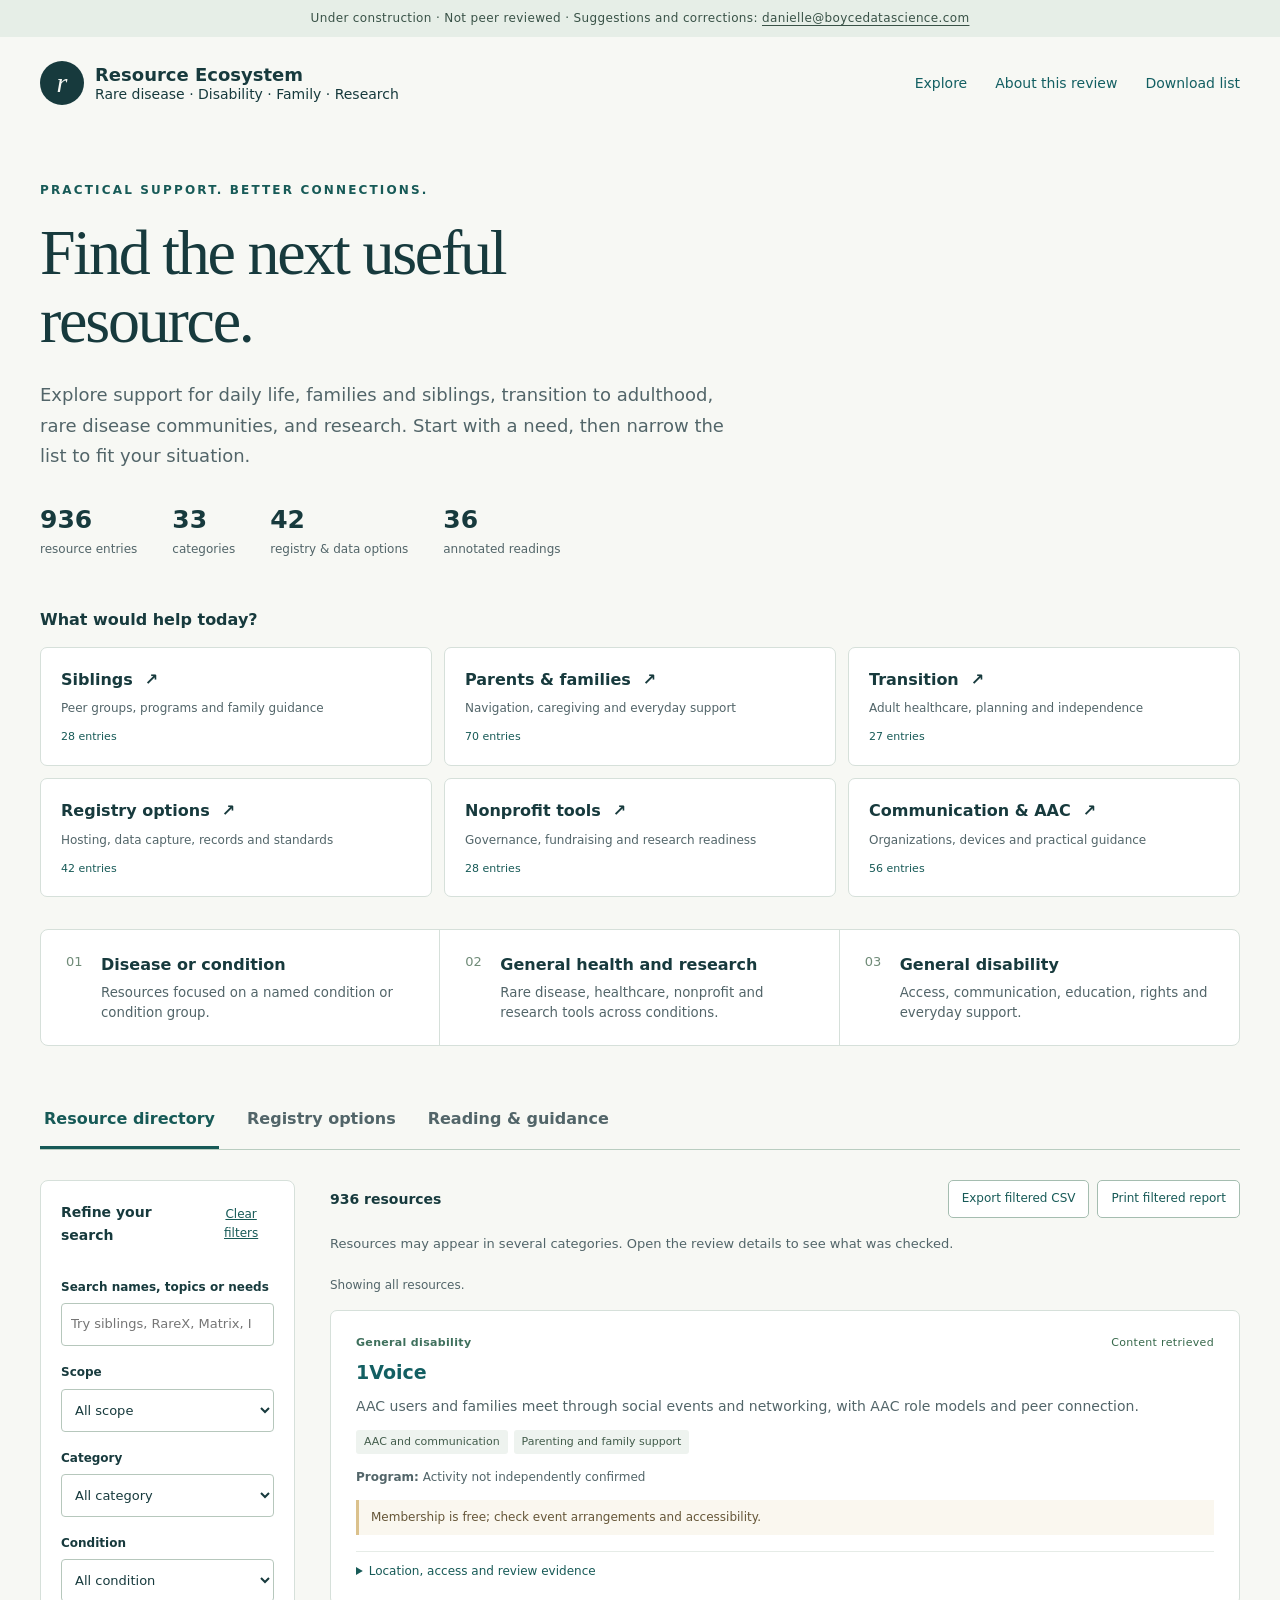
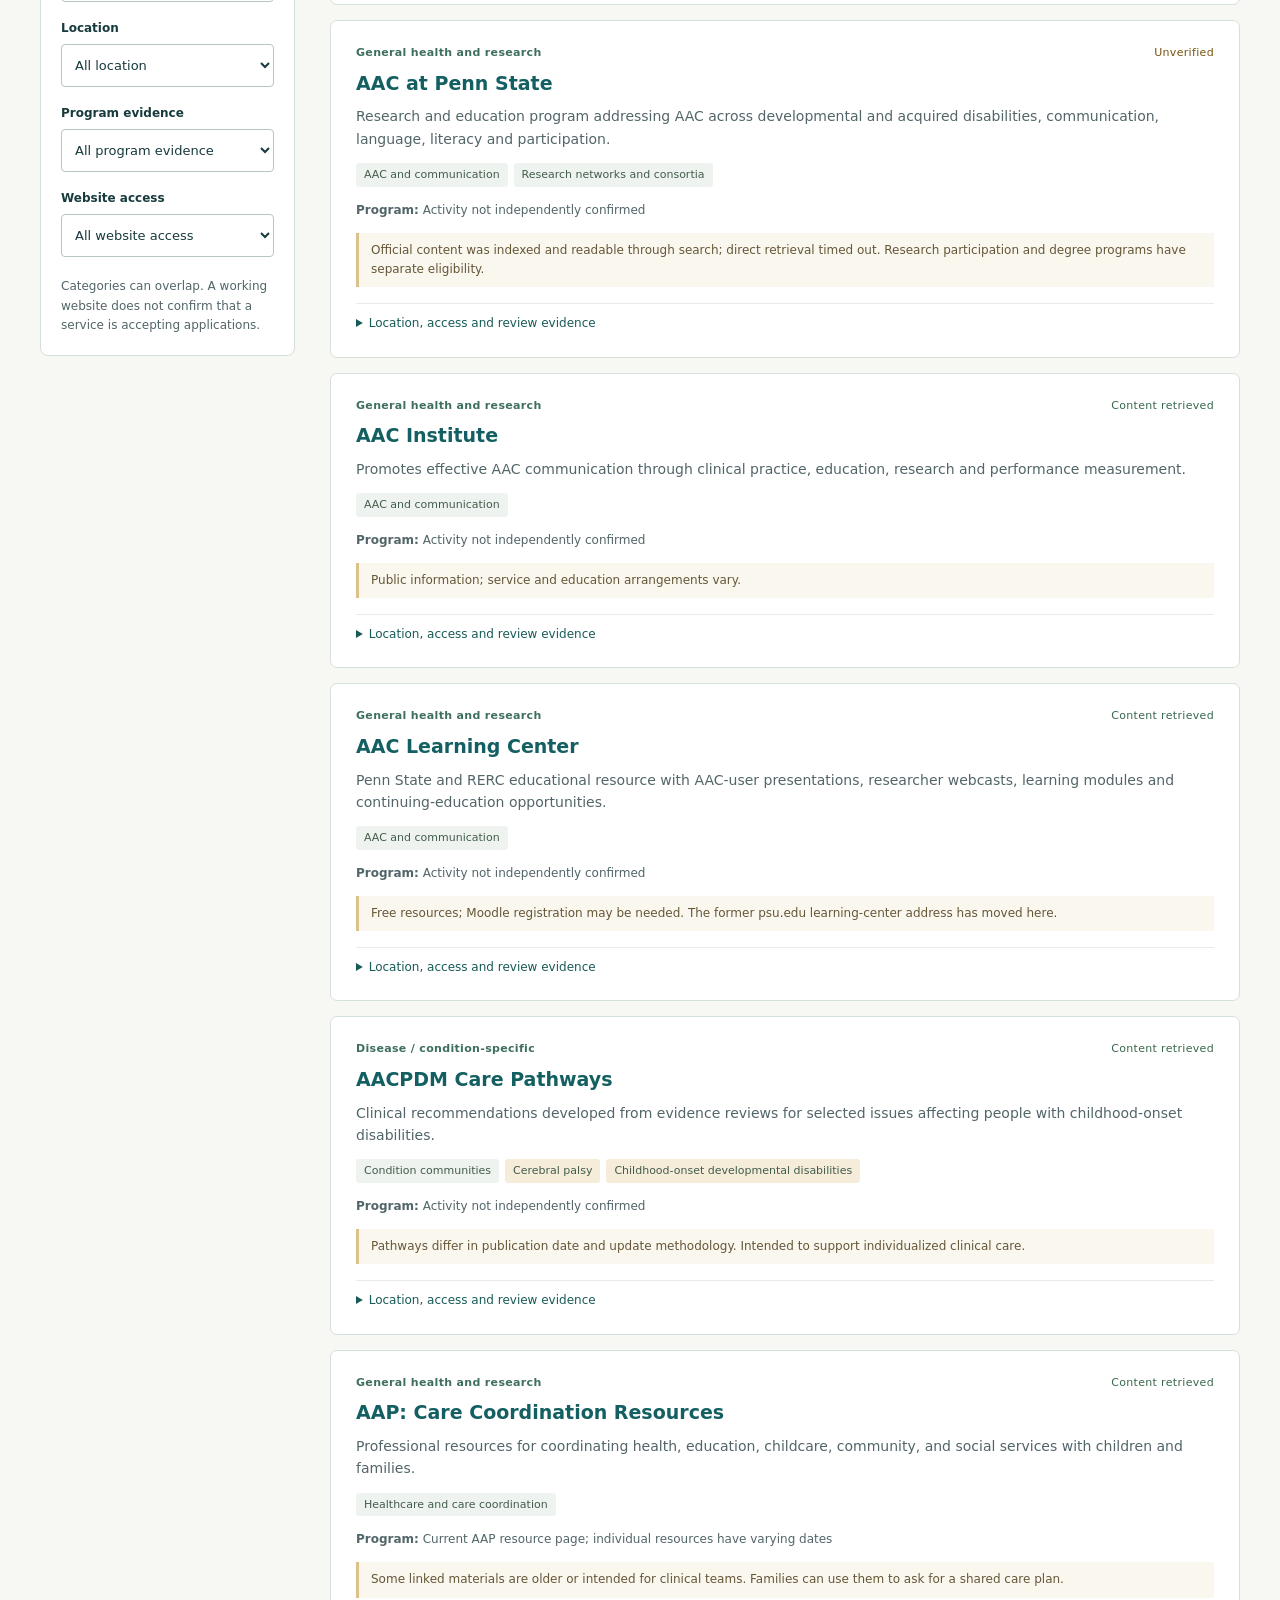
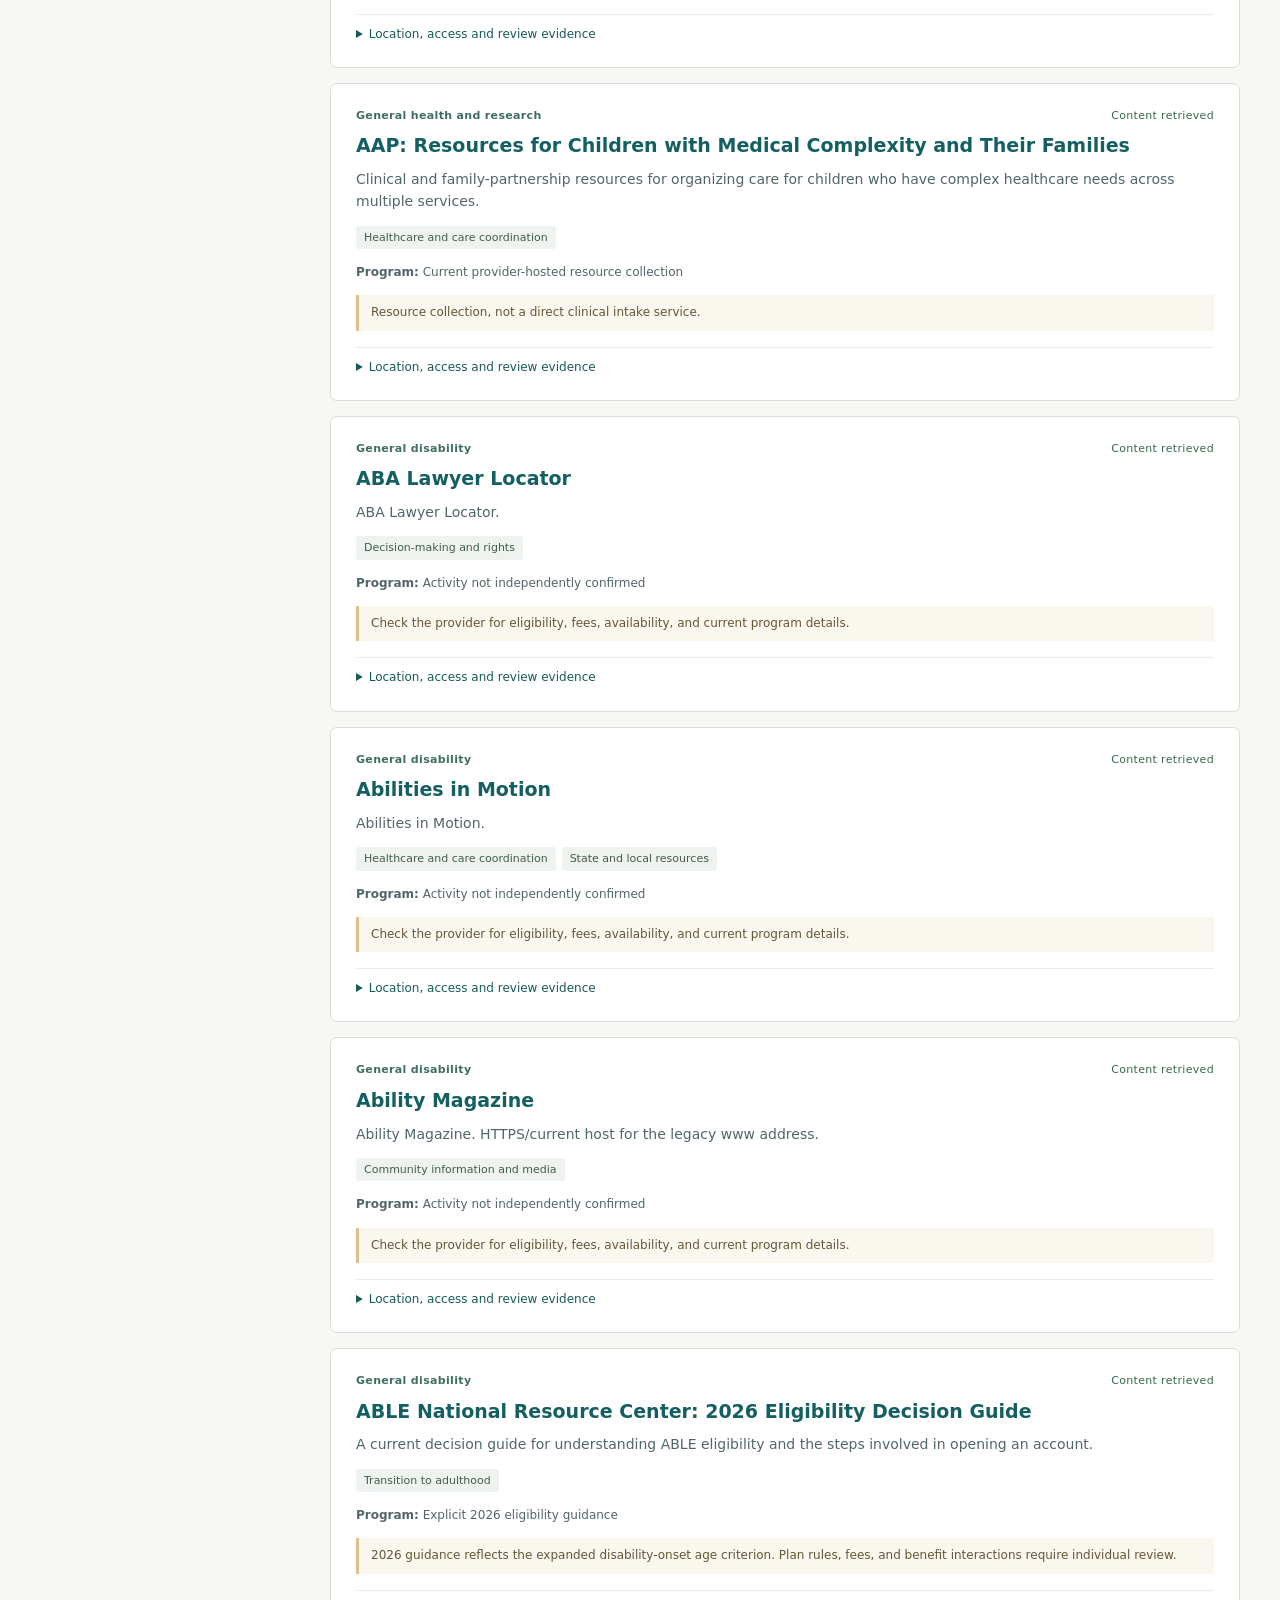
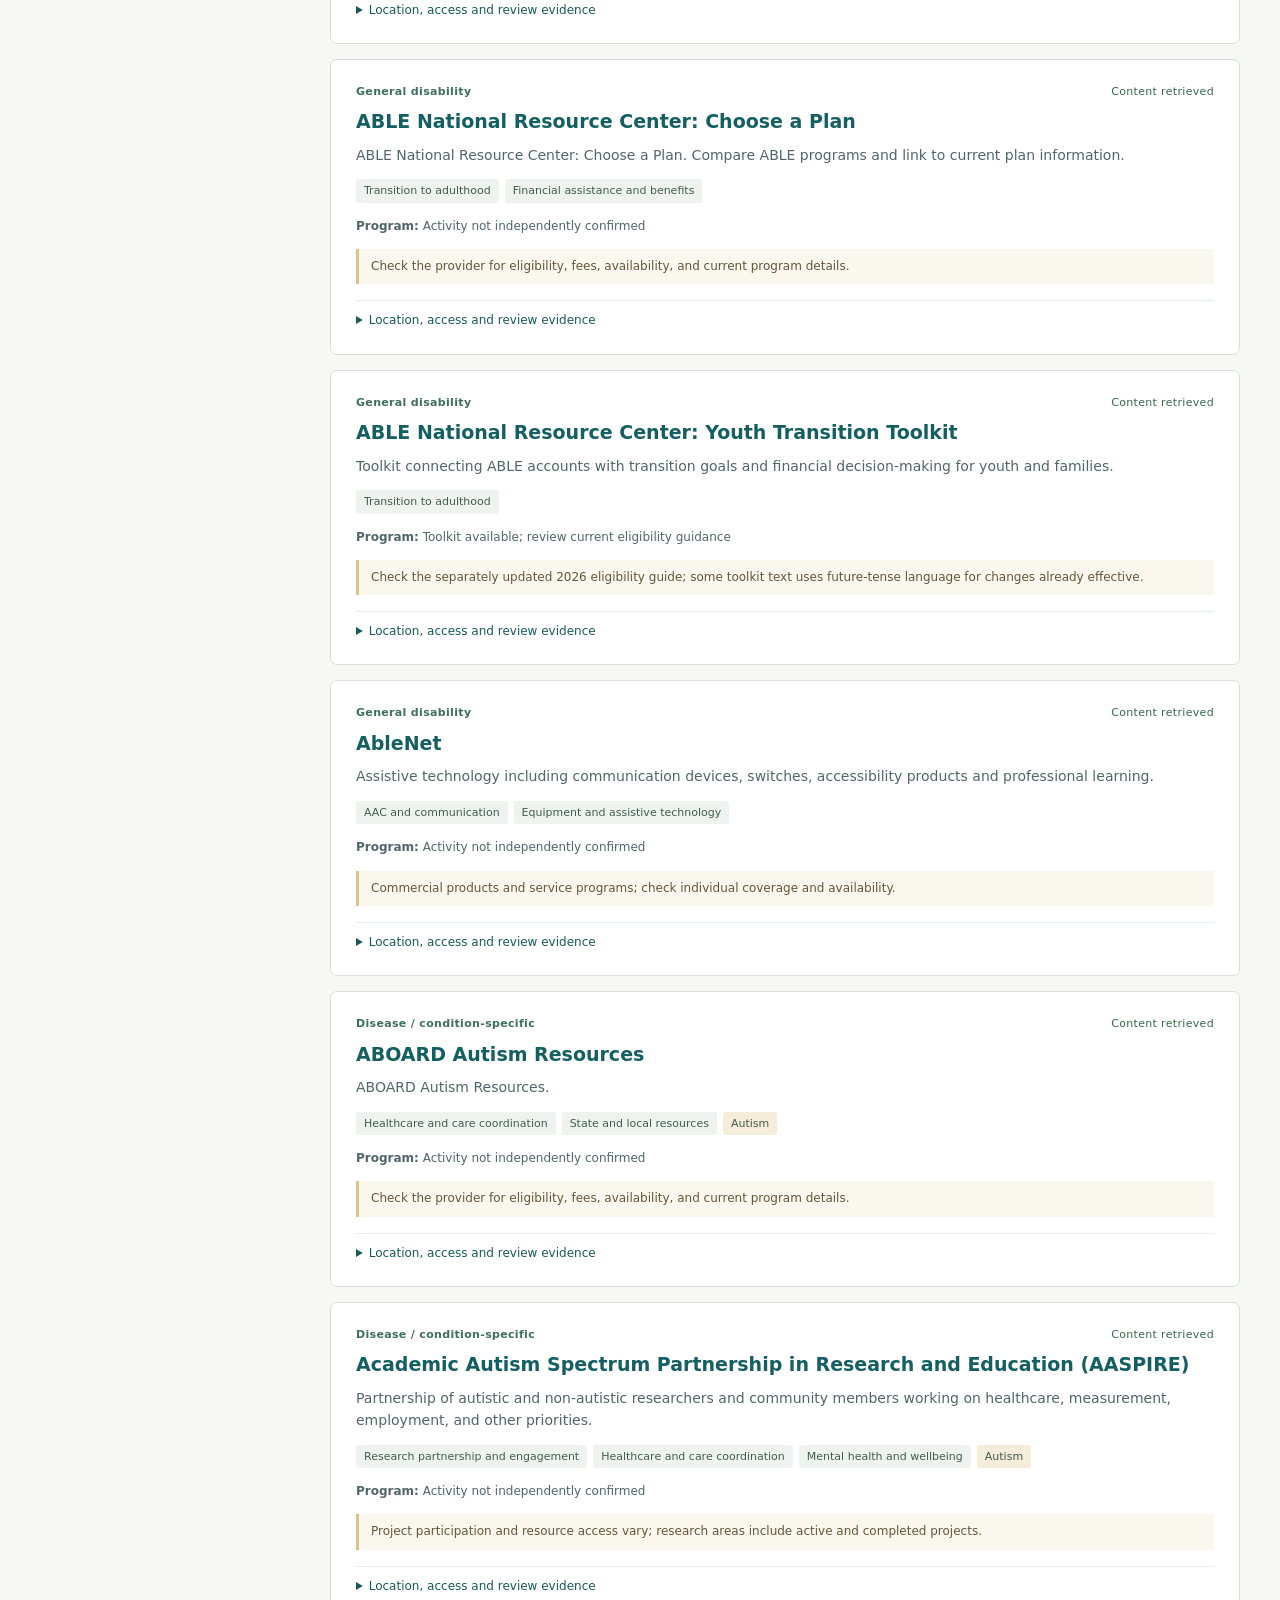
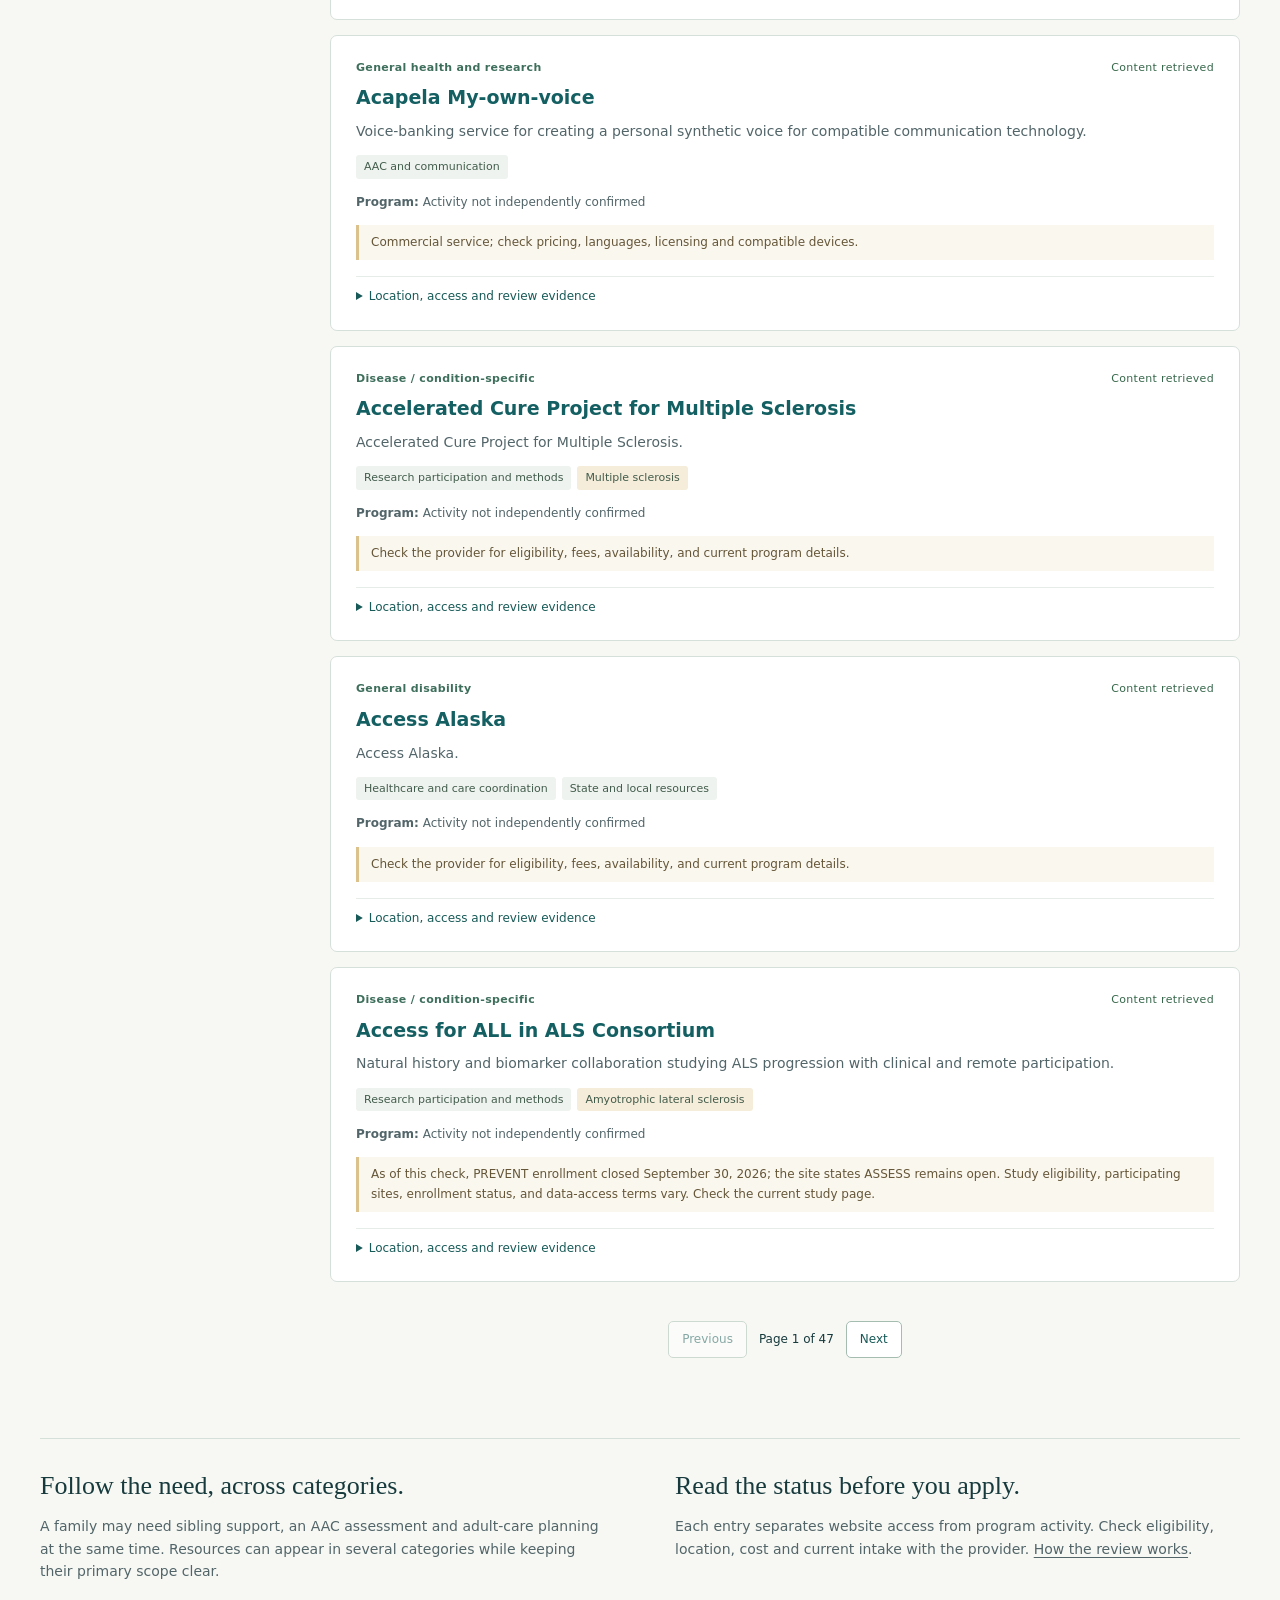
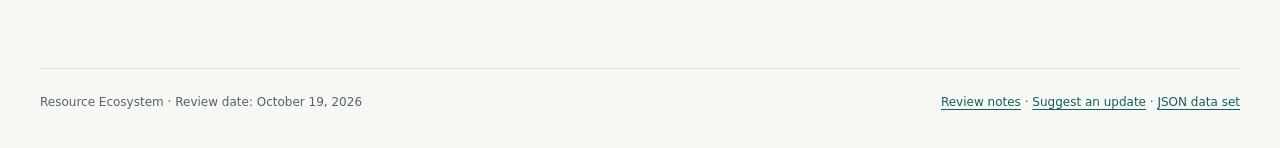
<file: index.html>
<!doctype html>
<html lang="en">
<head>
<meta charset="utf-8"><meta name="viewport" content="width=device-width,initial-scale=1">
<meta name="description" content="Find rare disease, disability, family, communication, transition and research resources. Explore registries, nonprofit tools and practical support.">
<title>Resource Ecosystem</title><link rel="stylesheet" href="assets/style.css">
<script defer src="assets/data.js"></script><script defer src="assets/app.js"></script>
</head>
<body>
<a class="skip" href="#explorer">Skip to resource search</a>
<div class="notice">Under construction · Not peer reviewed · Suggestions and corrections: <a href="mailto:danielle@boycedatascience.com">danielle@boycedatascience.com</a></div>
<header class="site-header"><a class="brand" href="index.html"><span class="mark" aria-hidden="true">r</span><span><strong>Resource Ecosystem</strong><br>Rare disease · Disability · Family · Research</span></a><nav aria-label="Main"><a href="#explorer">Explore</a><a href="review.html">About this review</a><a href="data/resources.csv" download>Download list</a></nav></header>
<main>
<section class="intro"><div class="eyebrow">PRACTICAL SUPPORT. BETTER CONNECTIONS.</div><h1>Find the next useful<br>resource.</h1><p>Explore support for daily life, families and siblings, transition to adulthood, rare disease communities, and research. Start with a need, then narrow the list to fit your situation.</p><div class="stats" id="stats" aria-label="Directory overview"></div></section>
<section class="start-paths" aria-labelledby="start-heading"><h2 id="start-heading">What would help today?</h2><div class="quick-grid" id="quick-paths"></div></section>
<section class="scope-guide" aria-label="Choose a scope"><button data-scope="Disease / condition-specific"><span>01</span><strong>Disease or condition</strong><small>Resources focused on a named condition or condition group.</small></button><button data-scope="General health and research"><span>02</span><strong>General health and research</strong><small>Rare disease, healthcare, nonprofit and research tools across conditions.</small></button><button data-scope="General disability"><span>03</span><strong>General disability</strong><small>Access, communication, education, rights and everyday support.</small></button></section>
<section class="explorer" id="explorer" aria-label="Resource explorer">
<div class="tabs" role="tablist" aria-label="Explore resources"><button role="tab" id="tab-resources" aria-selected="true" aria-controls="explorer-panel" data-mode="resources">Resource directory</button><button role="tab" id="tab-registry" aria-selected="false" aria-controls="explorer-panel" tabindex="-1" data-mode="registry">Registry options</button><button role="tab" id="tab-literature" aria-selected="false" aria-controls="explorer-panel" tabindex="-1" data-mode="literature">Reading &amp; guidance</button></div>
<div id="explorer-panel" role="tabpanel" aria-labelledby="tab-resources" tabindex="0">
<div class="explorer-grid"><aside class="filters" aria-label="Filter resources"><div class="filter-heading"><h2>Refine your search</h2><button class="text-button" id="reset">Clear filters</button></div><label for="search">Search names, topics or needs</label><input type="search" id="search" placeholder="Try siblings, RareX, Matrix, IEP…" autocomplete="off"><div id="filter-fields"></div><p class="filter-help">Categories can overlap. A working website does not confirm that a service is accepting applications.</p></aside>
<div class="results-area"><div class="results-toolbar"><p id="result-count" role="status" aria-live="polite"></p><div><button class="outline-button" id="export">Export filtered CSV</button><button class="outline-button" id="print">Print filtered report</button></div></div><p class="view-explanation" id="view-explanation"></p><div id="filter-summary" class="filter-summary"></div><div id="registry-help" hidden><details class="guide"><summary>Choosing a registry or data partner</summary><p>Compare the role first: a registry host, study database, records connector and recruitment service solve different problems. Features below are provider descriptions, not tested capabilities or endorsements.</p><p>Ask about data ownership and export, consent and withdrawal, participant access, accessibility, languages, hosting locations, governance, ethics review, support, full costs and what happens if the service closes.</p><p><a href="review.html#registry">Read the registry planning guide</a> · <a href="data/registry-comparison.csv" download>Download the complete comparison</a></p></details></div><div id="results"></div><div class="pagination" id="pagination" aria-label="Results pages"></div></div></div>
</div></section>
<noscript><p>This searchable directory needs JavaScript. You can still <a href="data/resources.csv">download the resource list</a>, <a href="data/registry-comparison.csv">registry comparison</a> or <a href="data/literature.csv">reading list</a>.</p></noscript>
<section class="about-strip"><div><h2>Follow the need, across categories.</h2><p>A family may need sibling support, an AAC assessment and adult-care planning at the same time. Resources can appear in several categories while keeping their primary scope clear.</p></div><div><h2>Read the status before you apply.</h2><p>Each entry separates website access from program activity. Check eligibility, location, cost and current intake with the provider. <a href="review.html#method">How the review works</a>.</p></div></section>
</main><footer><span>Resource Ecosystem · Review date: October 19, 2026</span><span><a href="review.html">Review notes</a> · <a href="CONTRIBUTING.md">Suggest an update</a> · <a href="data/resources.json">JSON data set</a></span></footer>
</body></html>
</file>
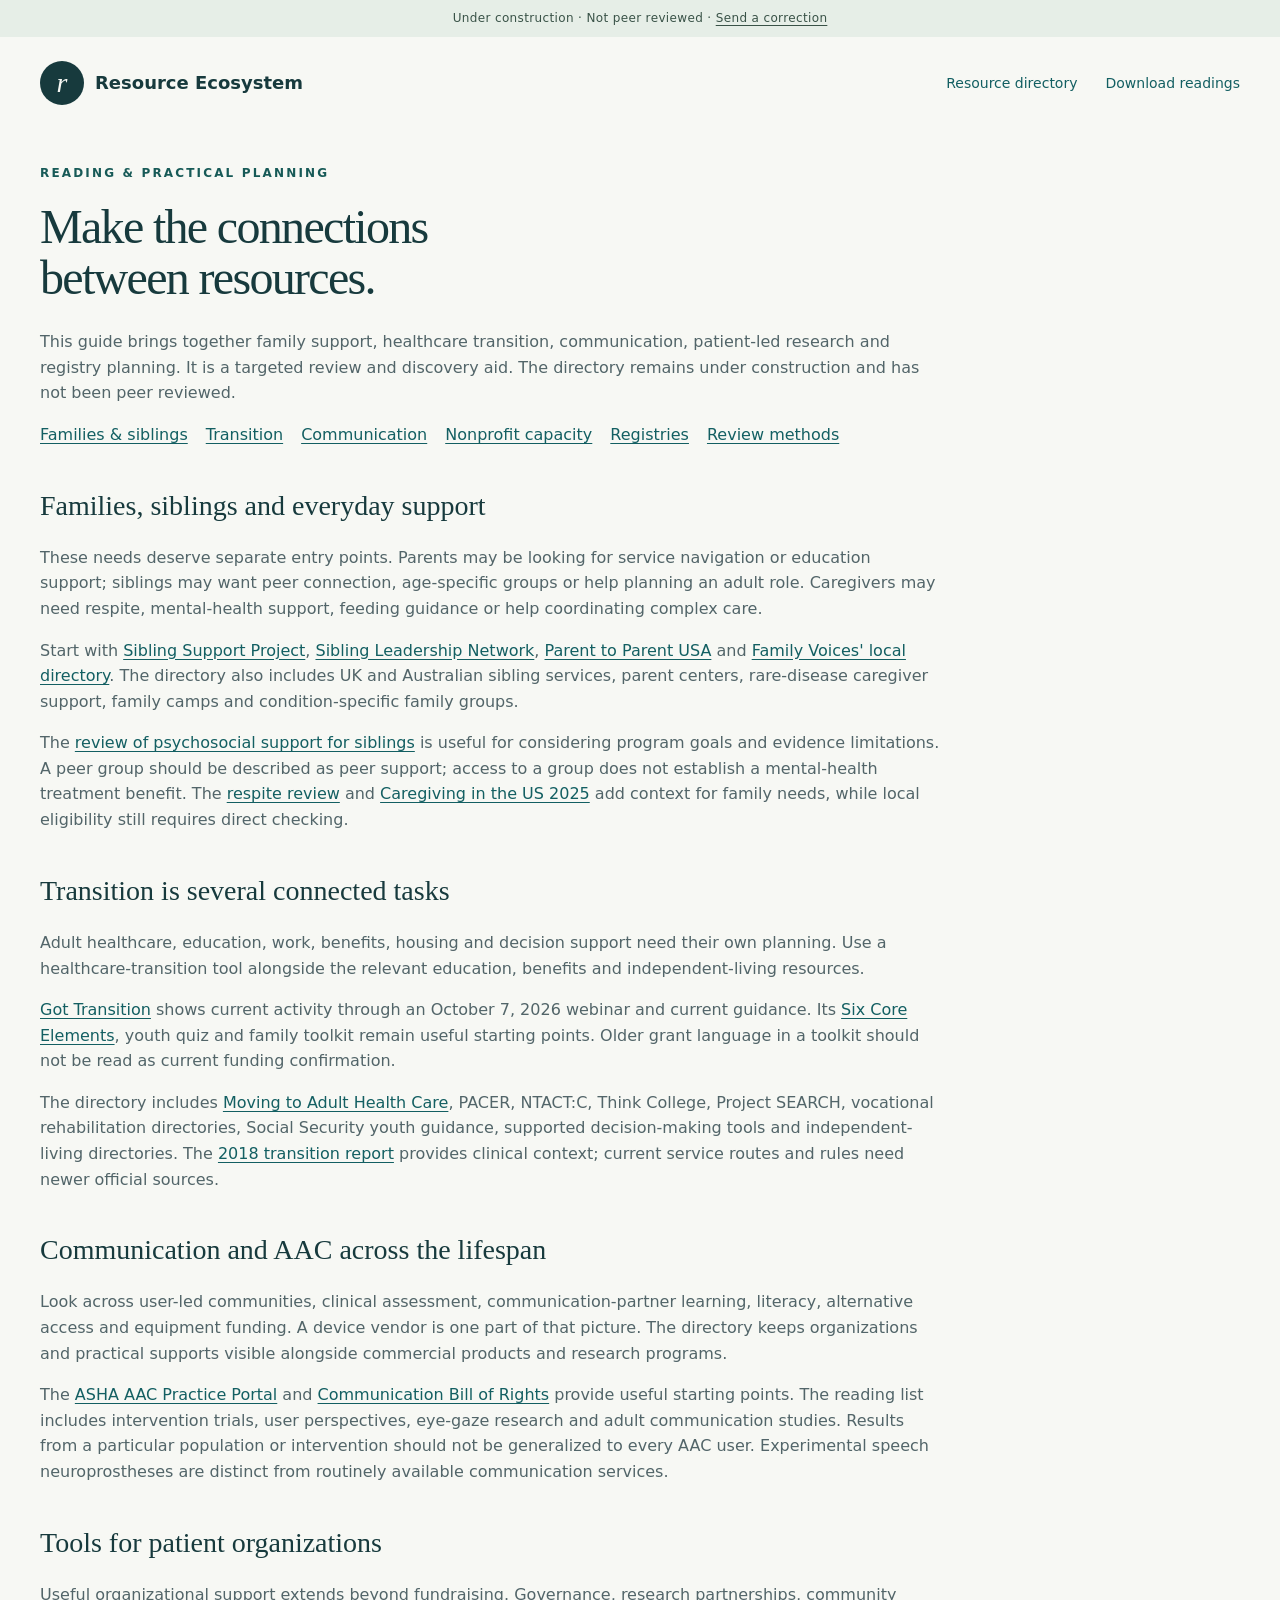
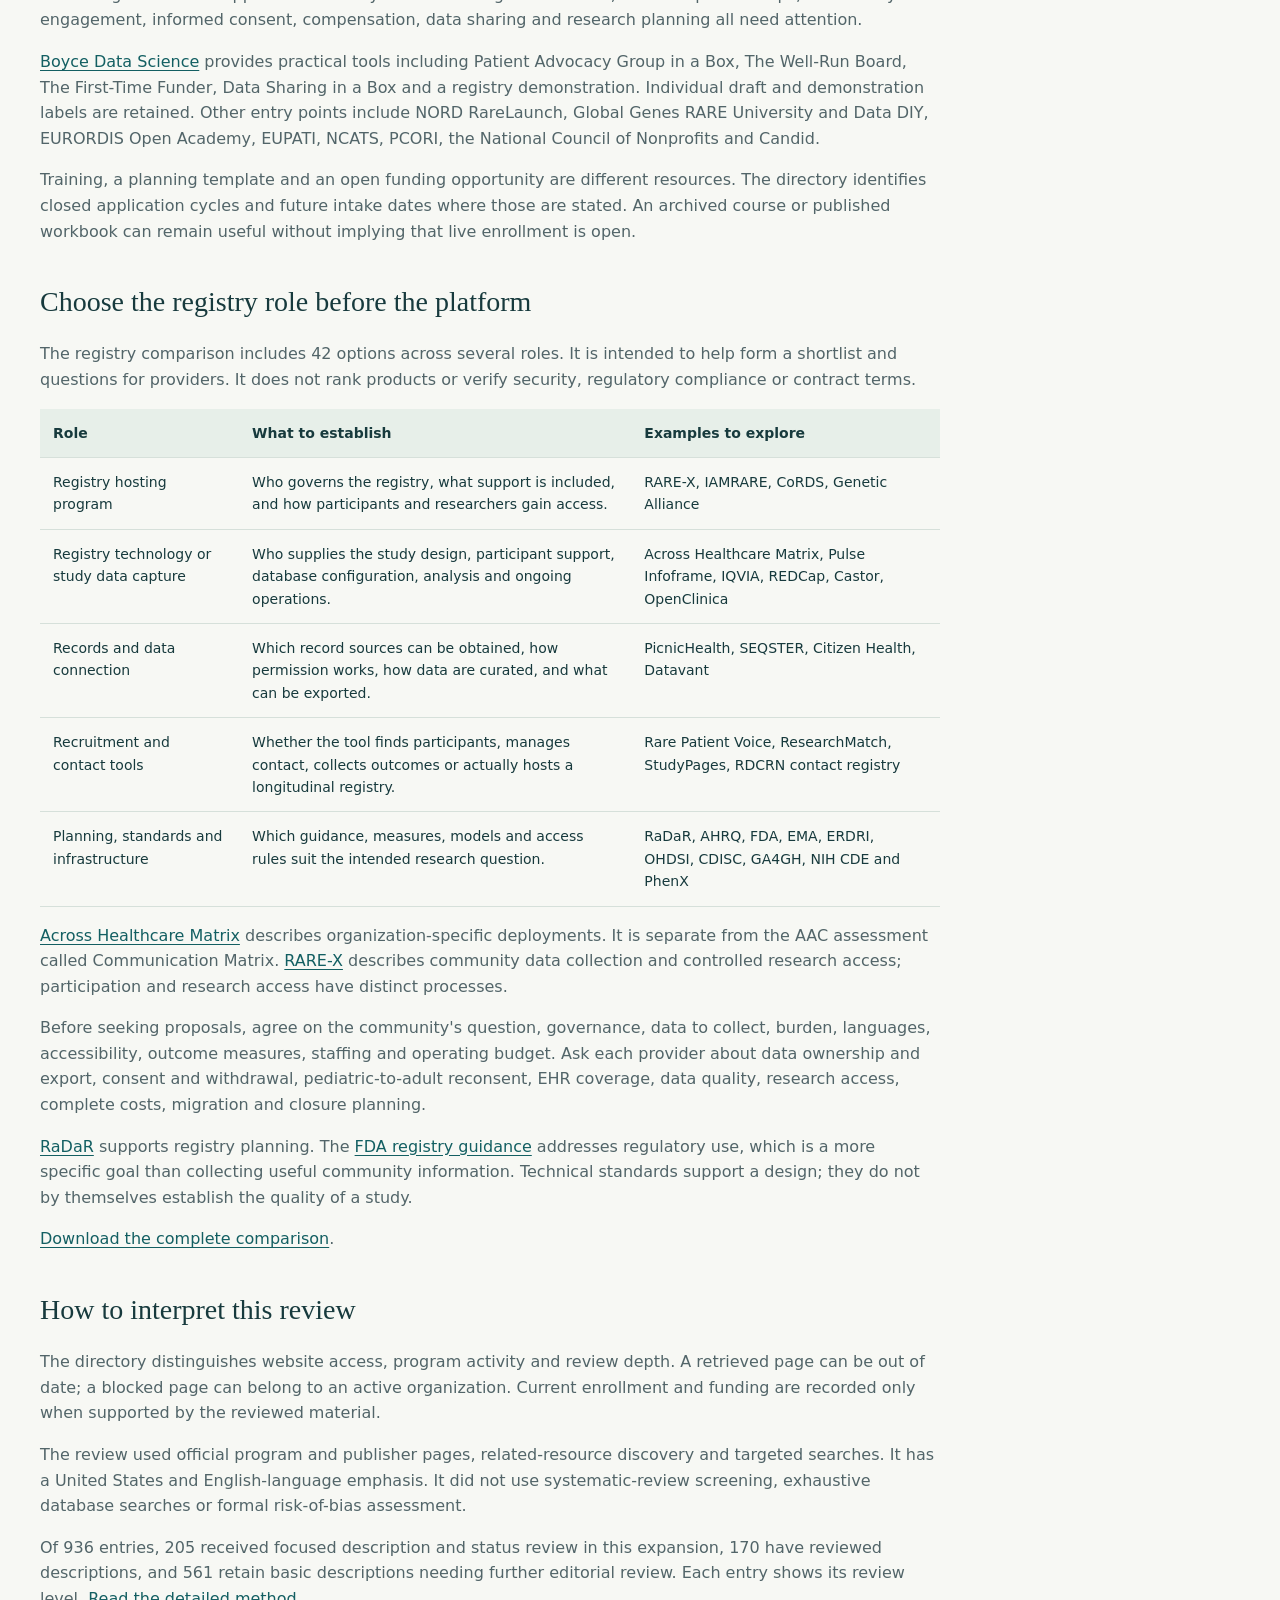
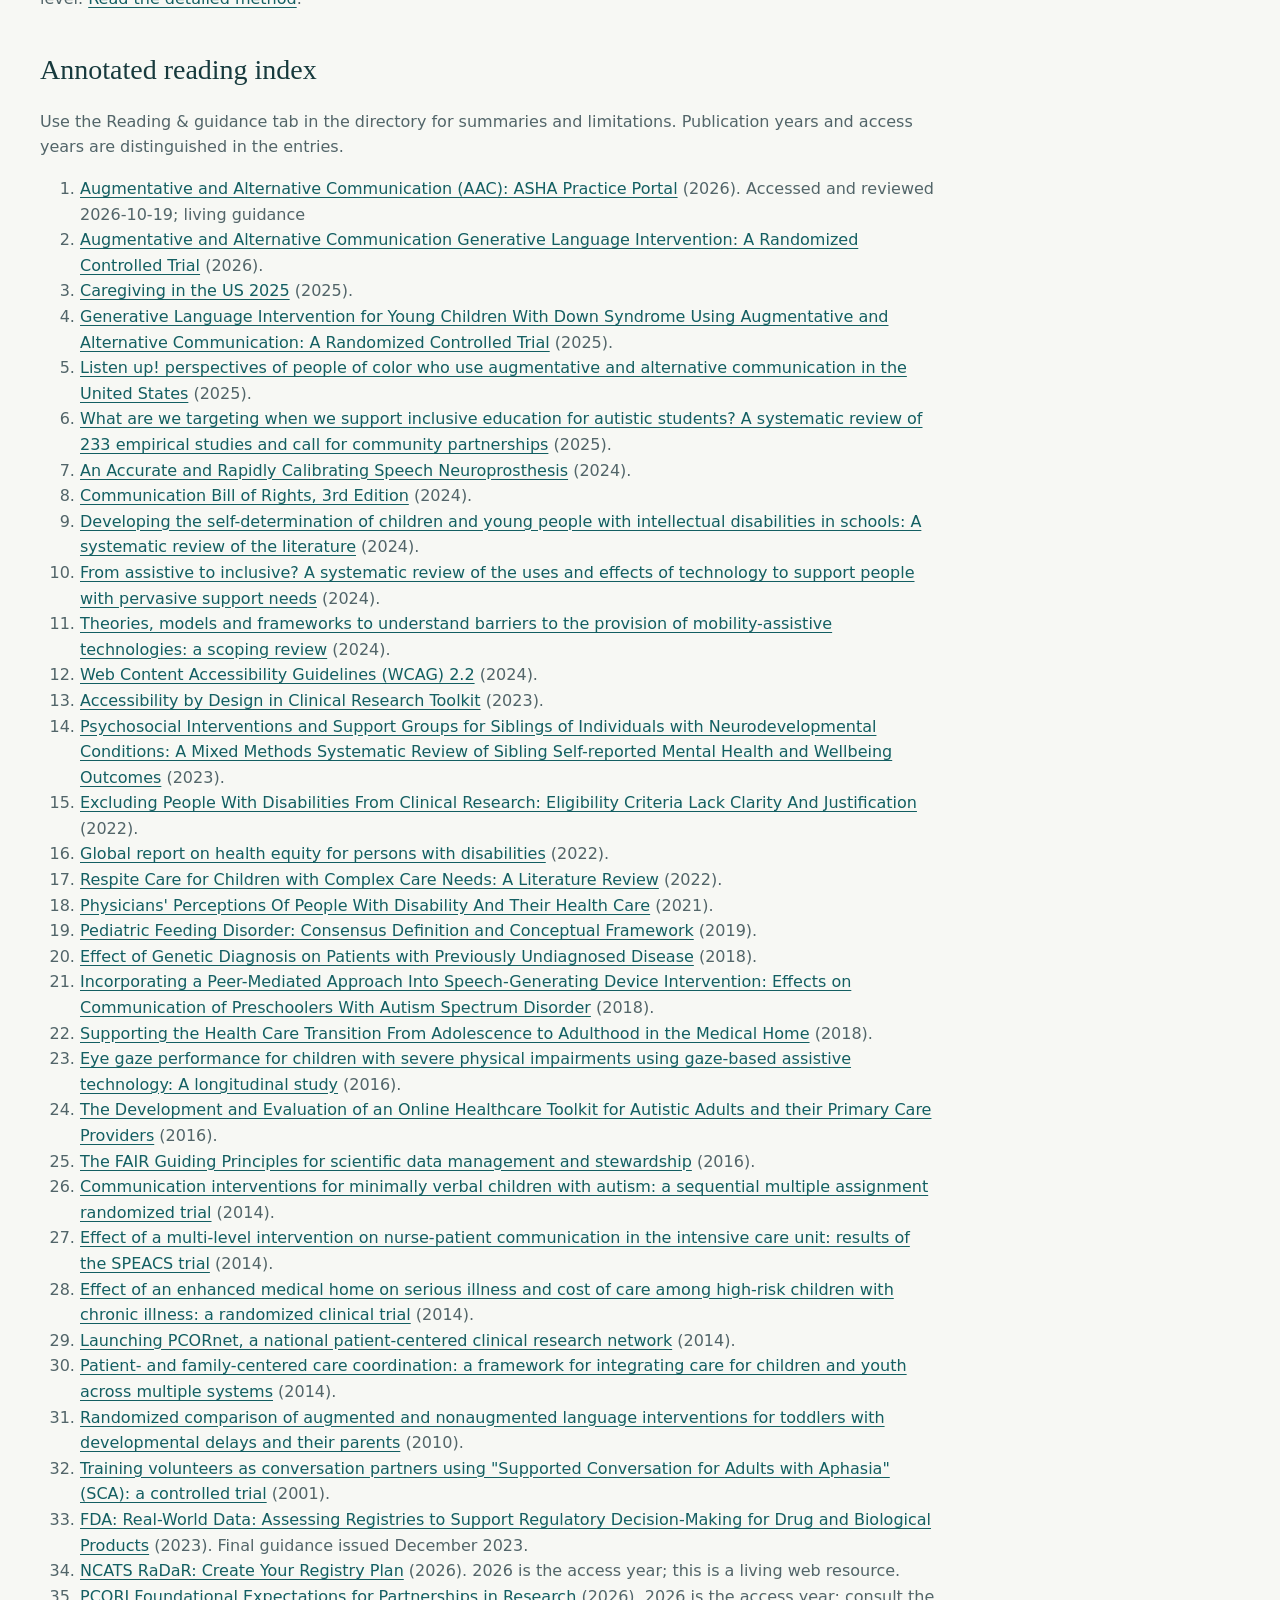
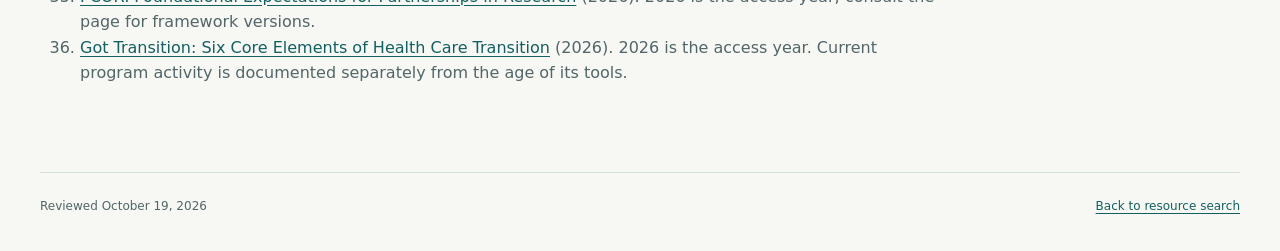
<file: review.html>
<!doctype html><html lang="en"><head><meta charset="utf-8"><meta name="viewport" content="width=device-width,initial-scale=1"><title>Review guide | Resource Ecosystem</title><link rel="stylesheet" href="assets/style.css"></head><body><a class="skip" href="#review">Skip to review</a><div class="notice">Under construction · Not peer reviewed · <a href="mailto:danielle@boycedatascience.com">Send a correction</a></div><header class="site-header"><a class="brand" href="index.html"><span class="mark" aria-hidden="true">r</span><strong>Resource Ecosystem</strong></a><nav aria-label="Main"><a href="index.html">Resource directory</a><a href="data/literature.csv">Download readings</a></nav></header><main class="review" id="review"><div class="eyebrow">READING &amp; PRACTICAL PLANNING</div><h1>Make the connections<br>between resources.</h1><p>This guide brings together family support, healthcare transition, communication, patient-led research and registry planning. It is a targeted review and discovery aid. The directory remains under construction and has not been peer reviewed.</p><div class="contents"><a href="#families">Families &amp; siblings</a><a href="#transition">Transition</a><a href="#communication">Communication</a><a href="#nonprofits">Nonprofit capacity</a><a href="#registry">Registries</a><a href="#method">Review methods</a></div>
<section id="families"><h2>Families, siblings and everyday support</h2><p>These needs deserve separate entry points. Parents may be looking for service navigation or education support; siblings may want peer connection, age-specific groups or help planning an adult role. Caregivers may need respite, mental-health support, feeding guidance or help coordinating complex care.</p><p>Start with <a href="https://siblingsupport.org/">Sibling Support Project</a>, <a href="https://siblingleadership.org/">Sibling Leadership Network</a>, <a href="https://www.p2pusa.org/">Parent to Parent USA</a> and <a href="https://familyvoices.org/findhelp/">Family Voices' local directory</a>. The directory also includes UK and Australian sibling services, parent centers, rare-disease caregiver support, family camps and condition-specific family groups.</p><p>The <a href="https://pubmed.ncbi.nlm.nih.gov/36175605/">review of psychosocial support for siblings</a> is useful for considering program goals and evidence limitations. A peer group should be described as peer support; access to a group does not establish a mental-health treatment benefit. The <a href="https://pubmed.ncbi.nlm.nih.gov/33620262/">respite review</a> and <a href="https://www.caregiving.org/research/caregiving-in-the-us/">Caregiving in the US 2025</a> add context for family needs, while local eligibility still requires direct checking.</p></section>
<section id="transition"><h2>Transition is several connected tasks</h2><p>Adult healthcare, education, work, benefits, housing and decision support need their own planning. Use a healthcare-transition tool alongside the relevant education, benefits and independent-living resources.</p><p><a href="https://www.gottransition.org/">Got Transition</a> shows current activity through an October 7, 2026 webinar and current guidance. Its <a href="https://www.gottransition.org/six-core-elements/">Six Core Elements</a>, youth quiz and family toolkit remain useful starting points. Older grant language in a toolkit should not be read as current funding confirmation.</p><p>The directory includes <a href="https://movingtoadulthealthcare.org/">Moving to Adult Health Care</a>, PACER, NTACT:C, Think College, Project SEARCH, vocational rehabilitation directories, Social Security youth guidance, supported decision-making tools and independent-living directories. The <a href="https://pubmed.ncbi.nlm.nih.gov/30348754/">2018 transition report</a> provides clinical context; current service routes and rules need newer official sources.</p></section>
<section id="communication"><h2>Communication and AAC across the lifespan</h2><p>Look across user-led communities, clinical assessment, communication-partner learning, literacy, alternative access and equipment funding. A device vendor is one part of that picture. The directory keeps organizations and practical supports visible alongside commercial products and research programs.</p><p>The <a href="https://www.asha.org/practice-portal/professional-issues/augmentative-and-alternative-communication/">ASHA AAC Practice Portal</a> and <a href="https://www.asha.org/njc/communication-bill-of-rights/">Communication Bill of Rights</a> provide useful starting points. The reading list includes intervention trials, user perspectives, eye-gaze research and adult communication studies. Results from a particular population or intervention should not be generalized to every AAC user. Experimental speech neuroprostheses are distinct from routinely available communication services.</p></section>
<section id="nonprofits"><h2>Tools for patient organizations</h2><p>Useful organizational support extends beyond fundraising. Governance, research partnerships, community engagement, informed consent, compensation, data sharing and research planning all need attention.</p><p><a href="https://www.boycedatascience.com/research-tools">Boyce Data Science</a> provides practical tools including Patient Advocacy Group in a Box, The Well-Run Board, The First-Time Funder, Data Sharing in a Box and a registry demonstration. Individual draft and demonstration labels are retained. Other entry points include NORD RareLaunch, Global Genes RARE University and Data DIY, EURORDIS Open Academy, EUPATI, NCATS, PCORI, the National Council of Nonprofits and Candid.</p><p>Training, a planning template and an open funding opportunity are different resources. The directory identifies closed application cycles and future intake dates where those are stated. An archived course or published workbook can remain useful without implying that live enrollment is open.</p></section>
<section id="registry"><h2>Choose the registry role before the platform</h2><p>The registry comparison includes 42 options across several roles. It is intended to help form a shortlist and questions for providers. It does not rank products or verify security, regulatory compliance or contract terms.</p><table><thead><tr><th>Role</th><th>What to establish</th><th>Examples to explore</th></tr></thead><tbody><tr><td>Registry hosting program</td><td>Who governs the registry, what support is included, and how participants and researchers gain access.</td><td>RARE-X, IAMRARE, CoRDS, Genetic Alliance</td></tr><tr><td>Registry technology or study data capture</td><td>Who supplies the study design, participant support, database configuration, analysis and ongoing operations.</td><td>Across Healthcare Matrix, Pulse Infoframe, IQVIA, REDCap, Castor, OpenClinica</td></tr><tr><td>Records and data connection</td><td>Which record sources can be obtained, how permission works, how data are curated, and what can be exported.</td><td>PicnicHealth, SEQSTER, Citizen Health, Datavant</td></tr><tr><td>Recruitment and contact tools</td><td>Whether the tool finds participants, manages contact, collects outcomes or actually hosts a longitudinal registry.</td><td>Rare Patient Voice, ResearchMatch, StudyPages, RDCRN contact registry</td></tr><tr><td>Planning, standards and infrastructure</td><td>Which guidance, measures, models and access rules suit the intended research question.</td><td>RaDaR, AHRQ, FDA, EMA, ERDRI, OHDSI, CDISC, GA4GH, NIH CDE and PhenX</td></tr></tbody></table><p><a href="https://www.acrossmatrix.com/">Across Healthcare Matrix</a> describes organization-specific deployments. It is separate from the AAC assessment called Communication Matrix. <a href="https://globalgenes.org/rare-x-data-overview/">RARE-X</a> describes community data collection and controlled research access; participation and research access have distinct processes.</p><p>Before seeking proposals, agree on the community's question, governance, data to collect, burden, languages, accessibility, outcome measures, staffing and operating budget. Ask each provider about data ownership and export, consent and withdrawal, pediatric-to-adult reconsent, EHR coverage, data quality, research access, complete costs, migration and closure planning.</p><p><a href="https://registries.ncats.nih.gov/">RaDaR</a> supports registry planning. The <a href="https://www.fda.gov/regulatory-information/search-fda-guidance-documents/real-world-data-assessing-registries-support-regulatory-decision-making-drug-and-biological-products">FDA registry guidance</a> addresses regulatory use, which is a more specific goal than collecting useful community information. Technical standards support a design; they do not by themselves establish the quality of a study.</p><p><a href="data/registry-comparison.csv">Download the complete comparison</a>.</p></section>
<section id="method"><h2>How to interpret this review</h2><p>The directory distinguishes website access, program activity and review depth. A retrieved page can be out of date; a blocked page can belong to an active organization. Current enrollment and funding are recorded only when supported by the reviewed material.</p><p>The review used official program and publisher pages, related-resource discovery and targeted searches. It has a United States and English-language emphasis. It did not use systematic-review screening, exhaustive database searches or formal risk-of-bias assessment.</p><p>Of 936 entries, 205 received focused description and status review in this expansion, 170 have reviewed descriptions, and 561 retain basic descriptions needing further editorial review. Each entry shows its review level. <a href="docs/REVIEW_METHOD.md">Read the detailed method</a>.</p></section><section id="reading"><h2>Annotated reading index</h2><p>Use the Reading &amp; guidance tab in the directory for summaries and limitations. Publication years and access years are distinguished in the entries.</p><ol><li><a href="https://www.asha.org/practice-portal/professional-issues/augmentative-and-alternative-communication/">Augmentative and Alternative Communication (AAC): ASHA Practice Portal</a> (2026). Accessed and reviewed 2026-10-19; living guidance</li><li><a href="https://pmc.ncbi.nlm.nih.gov/articles/PMC13288823/">Augmentative and Alternative Communication Generative Language Intervention: A Randomized Controlled Trial</a> (2026). </li><li><a href="https://www.caregiving.org/research/caregiving-in-the-us/">Caregiving in the US 2025</a> (2025). </li><li><a href="https://pubs.asha.org/doi/10.1044/2025_LSHSS-24-00117">Generative Language Intervention for Young Children With Down Syndrome Using Augmentative and Alternative Communication: A Randomized Controlled Trial</a> (2025). </li><li><a href="https://pubmed.ncbi.nlm.nih.gov/39359194/">Listen up! perspectives of people of color who use augmentative and alternative communication in the United States</a> (2025). </li><li><a href="https://pubmed.ncbi.nlm.nih.gov/40757974/">What are we targeting when we support inclusive education for autistic students? A systematic review of 233 empirical studies and call for community partnerships</a> (2025). </li><li><a href="https://www.nejm.org/doi/10.1056/NEJMoa2314132">An Accurate and Rapidly Calibrating Speech Neuroprosthesis</a> (2024). </li><li><a href="https://www.asha.org/njc/communication-bill-of-rights/">Communication Bill of Rights, 3rd Edition</a> (2024). </li><li><a href="https://pubmed.ncbi.nlm.nih.gov/38797718/">Developing the self-determination of children and young people with intellectual disabilities in schools: A systematic review of the literature</a> (2024). </li><li><a href="https://pubmed.ncbi.nlm.nih.gov/38369310/">From assistive to inclusive? A systematic review of the uses and effects of technology to support people with pervasive support needs</a> (2024). </li><li><a href="https://pubmed.ncbi.nlm.nih.gov/38749698/">Theories, models and frameworks to understand barriers to the provision of mobility-assistive technologies: a scoping review</a> (2024). </li><li><a href="https://www.w3.org/TR/WCAG22/">Web Content Accessibility Guidelines (WCAG) 2.2</a> (2024). </li><li><a href="https://mrctcenter.org/resource/accessibility-by-design-abd-toolkit/">Accessibility by Design in Clinical Research Toolkit</a> (2023). </li><li><a href="https://pubmed.ncbi.nlm.nih.gov/36175605/">Psychosocial Interventions and Support Groups for Siblings of Individuals with Neurodevelopmental Conditions: A Mixed Methods Systematic Review of Sibling Self-reported Mental Health and Wellbeing Outcomes</a> (2023). </li><li><a href="https://pubmed.ncbi.nlm.nih.gov/36190895/">Excluding People With Disabilities From Clinical Research: Eligibility Criteria Lack Clarity And Justification</a> (2022). </li><li><a href="https://www.who.int/publications/i/item/9789240063600">Global report on health equity for persons with disabilities</a> (2022). </li><li><a href="https://pubmed.ncbi.nlm.nih.gov/33620262/">Respite Care for Children with Complex Care Needs: A Literature Review</a> (2022). </li><li><a href="https://pubmed.ncbi.nlm.nih.gov/33523739/">Physicians&#x27; Perceptions Of People With Disability And Their Health Care</a> (2021). </li><li><a href="https://pubmed.ncbi.nlm.nih.gov/30358739/">Pediatric Feeding Disorder: Consensus Definition and Conceptual Framework</a> (2019). </li><li><a href="https://pubmed.ncbi.nlm.nih.gov/30304647/">Effect of Genetic Diagnosis on Patients with Previously Undiagnosed Disease</a> (2018). </li><li><a href="https://pubmed.ncbi.nlm.nih.gov/30054629/">Incorporating a Peer-Mediated Approach Into Speech-Generating Device Intervention: Effects on Communication of Preschoolers With Autism Spectrum Disorder</a> (2018). </li><li><a href="https://pubmed.ncbi.nlm.nih.gov/30348754/">Supporting the Health Care Transition From Adolescence to Adulthood in the Medical Home</a> (2018). </li><li><a href="https://pmc.ncbi.nlm.nih.gov/articles/PMC4867850/">Eye gaze performance for children with severe physical impairments using gaze-based assistive technology: A longitudinal study</a> (2016). </li><li><a href="https://pubmed.ncbi.nlm.nih.gov/27271730/">The Development and Evaluation of an Online Healthcare Toolkit for Autistic Adults and their Primary Care Providers</a> (2016). </li><li><a href="https://www.nature.com/articles/sdata201618">The FAIR Guiding Principles for scientific data management and stewardship</a> (2016). </li><li><a href="https://pmc.ncbi.nlm.nih.gov/articles/PMC4030683/">Communication interventions for minimally verbal children with autism: a sequential multiple assignment randomized trial</a> (2014). </li><li><a href="https://pmc.ncbi.nlm.nih.gov/articles/PMC4053558/">Effect of a multi-level intervention on nurse-patient communication in the intensive care unit: results of the SPEACS trial</a> (2014). </li><li><a href="https://pubmed.ncbi.nlm.nih.gov/25536255/">Effect of an enhanced medical home on serious illness and cost of care among high-risk children with chronic illness: a randomized clinical trial</a> (2014). </li><li><a href="https://pmc.ncbi.nlm.nih.gov/articles/PMC4078292/">Launching PCORnet, a national patient-centered clinical research network</a> (2014). </li><li><a href="https://pubmed.ncbi.nlm.nih.gov/24777209/">Patient- and family-centered care coordination: a framework for integrating care for children and youth across multiple systems</a> (2014). </li><li><a href="https://pubmed.ncbi.nlm.nih.gov/20360461/">Randomized comparison of augmented and nonaugmented language interventions for toddlers with developmental delays and their parents</a> (2010). </li><li><a href="https://pubmed.ncbi.nlm.nih.gov/11407567/">Training volunteers as conversation partners using &quot;Supported Conversation for Adults with Aphasia&quot; (SCA): a controlled trial</a> (2001). </li><li><a href="https://www.fda.gov/regulatory-information/search-fda-guidance-documents/real-world-data-assessing-registries-support-regulatory-decision-making-drug-and-biological-products">FDA: Real-World Data: Assessing Registries to Support Regulatory Decision-Making for Drug and Biological Products</a> (2023). Final guidance issued December 2023.</li><li><a href="https://registries.ncats.nih.gov/module/setting-up-your-registry/create-your-registry-plan/overview/">NCATS RaDaR: Create Your Registry Plan</a> (2026). 2026 is the access year; this is a living web resource.</li><li><a href="https://www.pcori.org/engagement-research/engagement-resources/foundational-expectations">PCORI Foundational Expectations for Partnerships in Research</a> (2026). 2026 is the access year; consult the page for framework versions.</li><li><a href="https://www.gottransition.org/six-core-elements/">Got Transition: Six Core Elements of Health Care Transition</a> (2026). 2026 is the access year. Current program activity is documented separately from the age of its tools.</li></ol></section></main><footer><span>Reviewed October 19, 2026</span><a href="index.html">Back to resource search</a></footer></body></html>
</file>
<file: assets/style.css>
:root{--ink:#173a3d;--muted:#526569;--paper:#f7f8f4;--white:#fff;--teal:#175a57;--line:#d6e0da;--soft:#e7efe9;--gold:#e8b55c;--warn:#76520d}*{box-sizing:border-box}body{margin:0;background:var(--paper);color:var(--ink);font:16px/1.6 system-ui,-apple-system,BlinkMacSystemFont,"Segoe UI",sans-serif}a{color:#135f62;text-underline-offset:3px}a:hover{text-decoration-thickness:2px}button,input,select{font:inherit}button{cursor:pointer}button:disabled{cursor:default;opacity:.5}button,input,select,a{touch-action:manipulation}button:focus-visible,input:focus-visible,select:focus-visible,a:focus-visible,summary:focus-visible{outline:3px solid #b36e0d;outline-offset:3px}.skip{position:absolute;left:16px;top:-80px;z-index:20;background:white;padding:12px}.skip:focus{top:12px}.notice{text-align:center;background:#e6eee7;color:#395247;font-size:12px;letter-spacing:.03em;padding:9px 16px}.site-header{max-width:1320px;margin:auto;padding:24px 40px;display:flex;align-items:center;justify-content:space-between;gap:20px}.brand{display:flex;gap:11px;align-items:center;text-decoration:none;color:var(--ink);font-size:14px;line-height:1.2}.brand strong{font-size:18px}.mark{background:var(--ink);color:var(--paper);width:44px;height:44px;display:grid;place-items:center;font:italic 28px Georgia,serif;border-radius:50%}.site-header nav{display:flex;gap:28px;font-size:14px}.site-header nav a{text-decoration:none}main{max-width:1240px;margin:auto}.intro{padding:52px 0 35px;max-width:800px}.eyebrow{font-size:12px;font-weight:700;letter-spacing:.18em;color:var(--teal)}h1{font-family:Georgia,"Times New Roman",serif;font-weight:400;font-size:clamp(40px,5vw,65px);line-height:1.06;letter-spacing:-.035em;margin:19px 0 25px}.intro>p{font-size:18px;line-height:1.7;max-width:700px;color:var(--muted)}.stats{display:flex;gap:35px;font-size:12px;color:var(--muted);margin-top:28px}.stats strong{display:block;font-size:25px;color:var(--ink);font-weight:600}.scope-guide{display:grid;grid-template-columns:repeat(3,1fr);border:1px solid var(--line);border-radius:8px;overflow:hidden;margin:10px 0 45px;background:var(--white)}.scope-guide button{text-align:left;background:none;border:0;border-right:1px solid var(--line);padding:22px 25px;display:grid;grid-template-columns:30px 1fr;gap:5px;color:var(--ink)}.scope-guide button:last-child{border-right:0}.scope-guide button:hover{background:var(--soft)}.scope-guide span{color:#708b78;font-size:13px;grid-row:span 2}.scope-guide strong{font-size:16px}.scope-guide small{color:var(--muted);line-height:1.5}.tabs{display:flex;border-bottom:1px solid #b9cdc0;gap:24px}.tabs button{padding:15px 4px;background:none;border:0;border-bottom:3px solid transparent;color:var(--muted);font-weight:600}.tabs button[aria-selected=true]{border-bottom-color:var(--teal);color:var(--teal)}.explorer{scroll-margin-top:20px}.explorer-grid{display:grid;grid-template-columns:255px minmax(0,1fr);gap:35px;padding-top:30px}.filters{align-self:start;background:var(--white);border:1px solid var(--line);border-radius:8px;padding:20px}.filter-heading{display:flex;justify-content:space-between;align-items:center;gap:7px}.filter-heading h2{font-size:14px;margin:0 0 15px}.text-button{font-size:12px;border:0;color:var(--teal);background:none;text-decoration:underline;padding:3px 0;margin-bottom:15px}.filters label{display:block;font-size:12px;font-weight:650;margin:17px 0 6px}.filters input,.filters select{display:block;width:100%;min-height:43px;padding:9px;border:1px solid #b6c7bc;border-radius:4px;background:white;color:var(--ink);font-size:13px}.filter-help{font-size:12px;color:var(--muted);margin:20px 0 0}.results-toolbar{display:flex;justify-content:space-between;align-items:center;gap:10px}.results-toolbar p{font-size:14px;margin:0;font-weight:600}.results-toolbar>div{display:flex;gap:8px}.outline-button,.pagination button{border:1px solid #a5bdb0;background:var(--white);color:var(--teal);border-radius:5px;padding:8px 13px;font-size:12px}.outline-button:hover,.pagination button:hover:not(:disabled){background:var(--soft)}.view-explanation{font-size:13px;color:var(--muted);margin:16px 0 22px;max-width:800px}.card{background:var(--white);border:1px solid var(--line);border-radius:7px;margin-bottom:15px;padding:23px 25px}.card .topline{display:flex;flex-wrap:wrap;justify-content:space-between;gap:10px;font-size:11px;letter-spacing:.03em}.scope{font-weight:650;color:#3e6f5c}.availability{color:#37684b}.availability.unverified,.availability.review{color:var(--warn)}.availability.broken{color:#8c3128}.card h3{font-size:19px;line-height:1.4;font-weight:650;margin:8px 0 9px}.card h3 a{text-decoration:none}.card h3 a:hover{text-decoration:underline}.card p{font-size:14px;color:var(--muted);margin:8px 0 13px}.tags{display:flex;flex-wrap:wrap;gap:6px;margin:12px 0}.tag{background:#eef3ef;padding:3px 8px;border-radius:3px;font-size:11px;color:#425c4b}.card details{border-top:1px solid #e6ece7;margin-top:16px;padding-top:10px}.card summary{font-size:12px;color:var(--teal);cursor:pointer}.metadata{display:grid;grid-template-columns:100px 1fr;font-size:12px;gap:5px 12px;margin:12px 0 0;overflow-wrap:anywhere}.metadata dt{color:var(--muted)}.metadata dd{margin:0}.metadata a{overflow-wrap:anywhere}.card .note{border-left:3px solid #dbc18c;background:#faf7ef;padding:8px 12px;font-size:12px;color:#655638}.provisional{font-size:11px;color:#6a6f62;margin:10px 0 0}.pagination{display:flex;gap:12px;justify-content:center;align-items:center;padding:24px 0 10px;font-size:12px}.empty{border:1px dashed #afc2b4;padding:32px;background:#fff;border-radius:6px}.audit-table{border-collapse:collapse;width:100%;font-size:12px;table-layout:fixed;background:#fff}.audit-table th{text-align:left;background:var(--soft);padding:12px}.audit-table td{padding:15px 12px;vertical-align:top;border-bottom:1px solid var(--line);overflow-wrap:anywhere}.audit-table th:first-child{width:27%}.audit-table th:nth-child(2){width:23%}.audit-table small{display:block;margin:7px 0;color:var(--muted)}.audit-table code{font-size:11px;white-space:normal}.about-strip{border-top:1px solid var(--line);margin:70px 0 40px;padding:32px 0;display:grid;grid-template-columns:1fr 1fr;gap:70px}.about-strip h2{font:26px Georgia,serif;margin:0 0 10px}.about-strip p,.about-strip a{font-size:14px;color:var(--muted)}footer{border-top:1px solid var(--line);max-width:1240px;margin:auto;padding:24px 0 35px;display:flex;justify-content:space-between;gap:20px;font-size:12px;color:var(--muted)}.review{max-width:900px;padding:35px 0 70px}.review h1{font-size:48px}.review h2{font:28px Georgia,serif;margin-top:42px}.review h3{margin-top:28px}.review p,.review li{color:var(--muted)}.review table{border-collapse:collapse;font-size:14px;width:100%}.review th,.review td{border-bottom:1px solid var(--line);padding:13px;text-align:left;vertical-align:top}.review th{background:var(--soft)}.review .contents{display:flex;gap:18px;flex-wrap:wrap}.review section{scroll-margin-top:20px}@media(max-width:1350px){main,footer{margin-left:40px;margin-right:40px}}@media(max-width:800px){.site-header{padding:20px}.site-header nav{gap:15px;font-size:12px}main,footer{margin-left:20px;margin-right:20px}.intro{padding-top:30px}.intro>p{font-size:16px}.scope-guide{grid-template-columns:1fr}.scope-guide button{border-right:0;border-bottom:1px solid var(--line)}.scope-guide button:last-child{border-bottom:0}.explorer-grid{grid-template-columns:1fr;gap:22px}.filters{display:grid;grid-template-columns:1fr 1fr;gap:0 15px}.filter-heading,.filters>label,.filters>input,.filter-help{grid-column:1/-1}#filter-fields{display:contents}.tabs{gap:15px}.tabs button{font-size:13px}.results-toolbar{align-items:flex-start;flex-direction:column}.card{padding:20px}.about-strip{grid-template-columns:1fr;gap:25px}footer{flex-direction:column}.stats{gap:20px}.stats strong{font-size:23px}.audit-table th:first-child{width:28%}.audit-table th:nth-child(2){width:25%}}@media(prefers-reduced-motion:no-preference){html{scroll-behavior:smooth}}@media print{.notice,.site-header,.intro,.scope-guide,.filters,.tabs,.results-toolbar>div,.pagination,.about-strip,footer{display:none!important}body{background:white;color:black;font-size:11pt}main{max-width:none;margin:0}.explorer-grid{display:block}.card{break-inside:avoid;border-color:#bbb;padding:12px}.card details{display:block}.card details>*{display:block}.card summary{display:none}.card a::after{content:" (" attr(href) ")";font-size:9pt;font-weight:400;overflow-wrap:anywhere}.view-explanation::before{content:"Resource Ecosystem | Reviewed October 19, 2026. ";font-weight:bold}.card p{font-size:10pt}.review{max-width:none}.review a{overflow-wrap:anywhere}}
.start-paths{margin:12px 0 32px}.start-paths h2{font-size:16px;margin-bottom:14px}.quick-grid{display:grid;grid-template-columns:repeat(3,1fr);gap:12px}.quick-grid button{background:#fff;border:1px solid var(--line);border-radius:7px;text-align:left;padding:19px 20px;color:var(--ink);display:flex;flex-direction:column;gap:7px}.quick-grid button:hover{background:var(--soft);border-color:#89aa98}.quick-grid strong{font-size:16px;display:flex;justify-content:space-between;gap:12px}.quick-grid small{font-size:12px;line-height:1.5;color:var(--muted)}.path-count{font-size:11px;color:var(--teal);margin-top:4px}.filter-summary{font-size:12px;color:var(--muted);padding:0 0 14px;overflow-wrap:anywhere}.guide{border:1px solid var(--line);background:var(--soft);border-radius:6px;padding:15px 18px;margin:0 0 20px}.guide summary{font-size:14px;font-weight:600;cursor:pointer}.guide p{font-size:13px;color:var(--muted)}.program{font-size:12px!important;padding-top:2px}.condition{background:#f5ecda}.registry-card .metadata{grid-template-columns:110px 1fr;line-height:1.6}.card h3{overflow-wrap:anywhere}.stats{flex-wrap:wrap}.notice a{color:inherit}#explorer-panel:focus-visible{outline:2px solid #b36e0d;outline-offset:6px}[hidden]{display:none!important}
@media(max-width:800px){.quick-grid{grid-template-columns:repeat(2,1fr)}.start-paths{margin-bottom:25px}.scope-guide{margin-bottom:28px}.site-header{align-items:flex-start}.site-header nav{flex-wrap:wrap;justify-content:flex-end}.brand{min-width:160px}.mark{flex-shrink:0}.stats{gap:15px 25px}}
@media(max-width:450px){.quick-grid{grid-template-columns:1fr}.filters{display:block}.site-header{flex-direction:column}.site-header nav{justify-content:flex-start}.tabs{gap:8px;justify-content:space-between}.tabs button{font-size:12px}.metadata,.registry-card .metadata{grid-template-columns:1fr;gap:2px}.metadata dd{margin-bottom:7px}.intro h1{font-size:43px}.results-toolbar>div{flex-wrap:wrap}}
@media print{.start-paths,#registry-help{display:none!important}.filter-summary{font-weight:bold}.metadata{font-size:9pt}.card .tags{margin:5px 0}.card .program{font-size:9pt!important}.card .note{font-size:9pt}.card h3{font-size:13pt}.card .tag{font-size:8pt}.results-toolbar{display:block}.results-toolbar p{font-size:15pt}details{display:block}details>*{display:block!important}}
</file>
